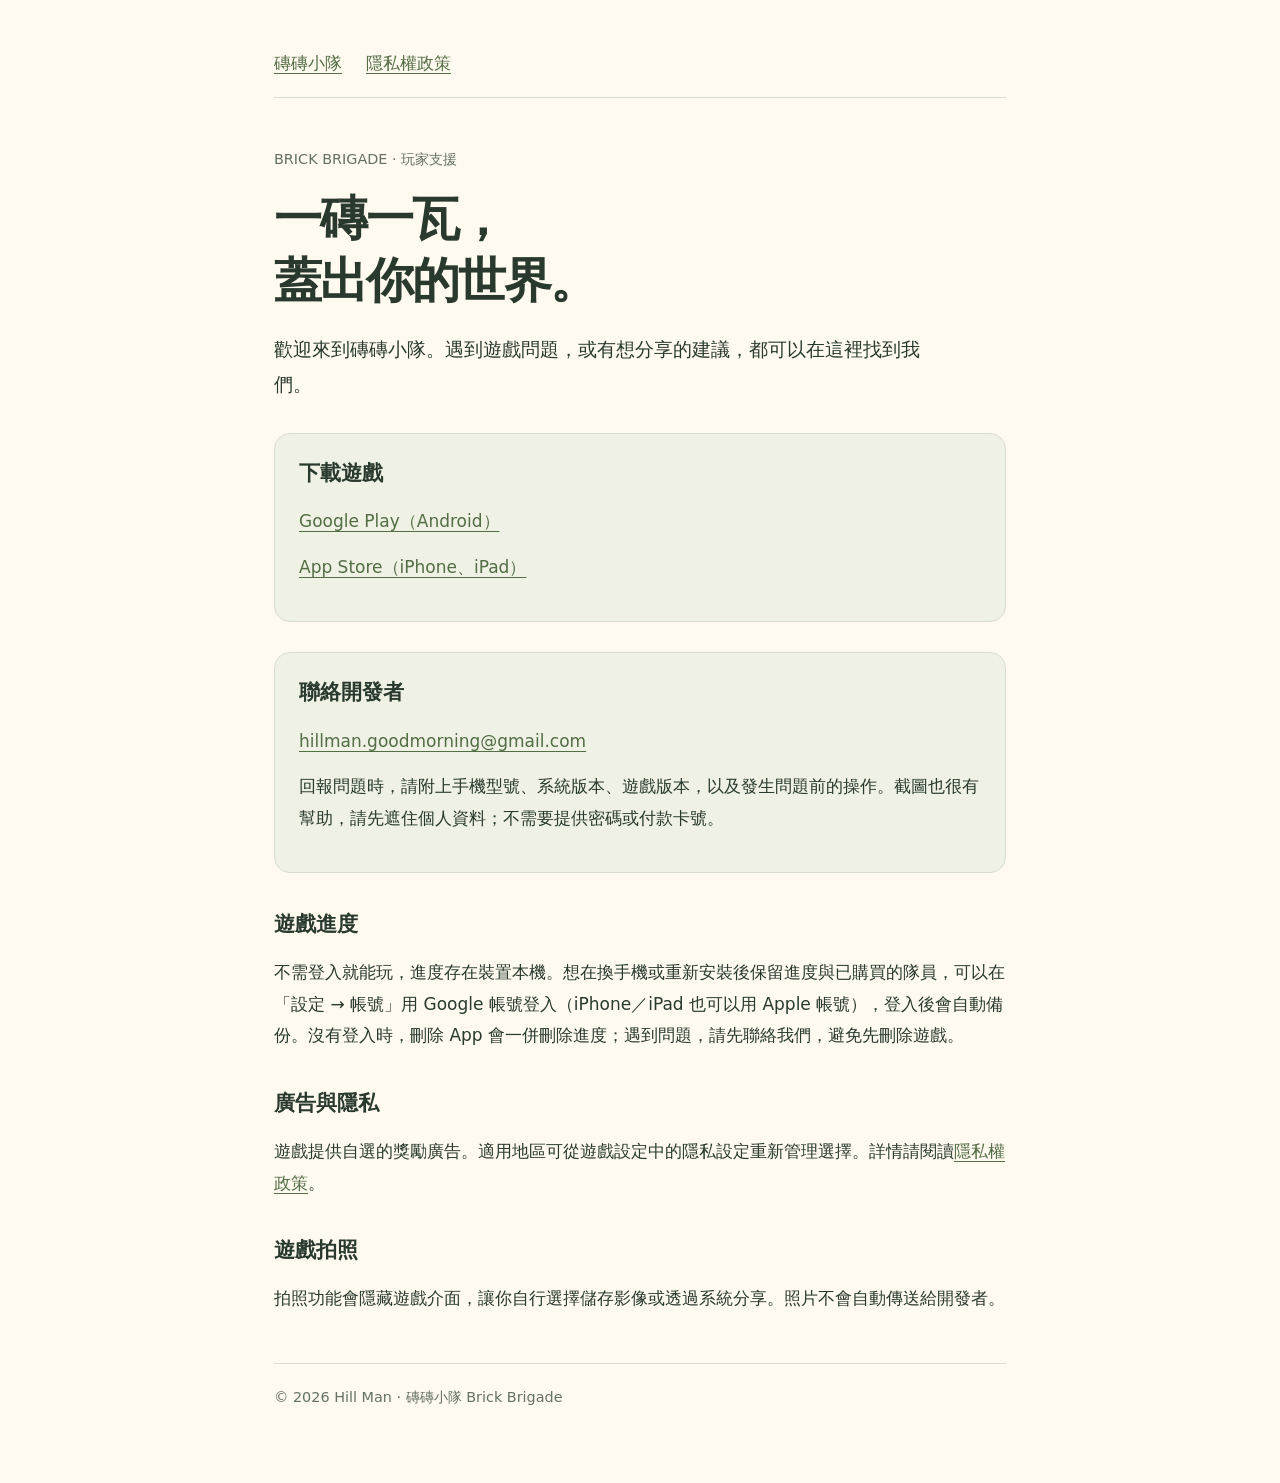
<file: index.html>
<!doctype html>
<html lang="zh-Hant"><head><meta charset="utf-8"><meta name="viewport" content="width=device-width,initial-scale=1"><meta name="description" content="磚磚小隊 Brick Brigade 官方支援與隱私權資訊。"><title>磚磚小隊 Brick Brigade｜支援</title><link rel="stylesheet" href="style.css"></head>
<body><main><nav aria-label="主要導覽"><a href="./" aria-current="page">磚磚小隊</a><a href="privacy/">隱私權政策</a></nav>
<p class="eyebrow">BRICK BRIGADE · 玩家支援</p><h1>一磚一瓦，<br>蓋出你的世界。</h1><p class="intro">歡迎來到磚磚小隊。遇到遊戲問題，或有想分享的建議，都可以在這裡找到我們。</p>
<section class="card"><h2>下載遊戲</h2><p><a href="https://play.google.com/store/apps/details?id=com.hillman.brickbrigade">Google Play（Android）</a></p><p><a href="https://apps.apple.com/app/id6824802183">App Store（iPhone、iPad）</a></p></section>
<section class="card"><h2>聯絡開發者</h2><p><a href="mailto:hillman.goodmorning@gmail.com">hillman.goodmorning@gmail.com</a></p><p>回報問題時，請附上手機型號、系統版本、遊戲版本，以及發生問題前的操作。截圖也很有幫助，請先遮住個人資料；不需要提供密碼或付款卡號。</p></section>
<h2>遊戲進度</h2><p>不需登入就能玩，進度存在裝置本機。想在換手機或重新安裝後保留進度與已購買的隊員，可以在「設定 → 帳號」用 Google 帳號登入（iPhone／iPad 也可以用 Apple 帳號），登入後會自動備份。沒有登入時，刪除 App 會一併刪除進度；遇到問題，請先聯絡我們，避免先刪除遊戲。</p>
<h2>廣告與隱私</h2><p>遊戲提供自選的獎勵廣告。適用地區可從遊戲設定中的隱私設定重新管理選擇。詳情請閱讀<a href="privacy/">隱私權政策</a>。</p>
<h2>遊戲拍照</h2><p>拍照功能會隱藏遊戲介面，讓你自行選擇儲存影像或透過系統分享。照片不會自動傳送給開發者。</p>
<footer>© 2026 Hill Man · 磚磚小隊 Brick Brigade</footer></main></body></html>
</file>
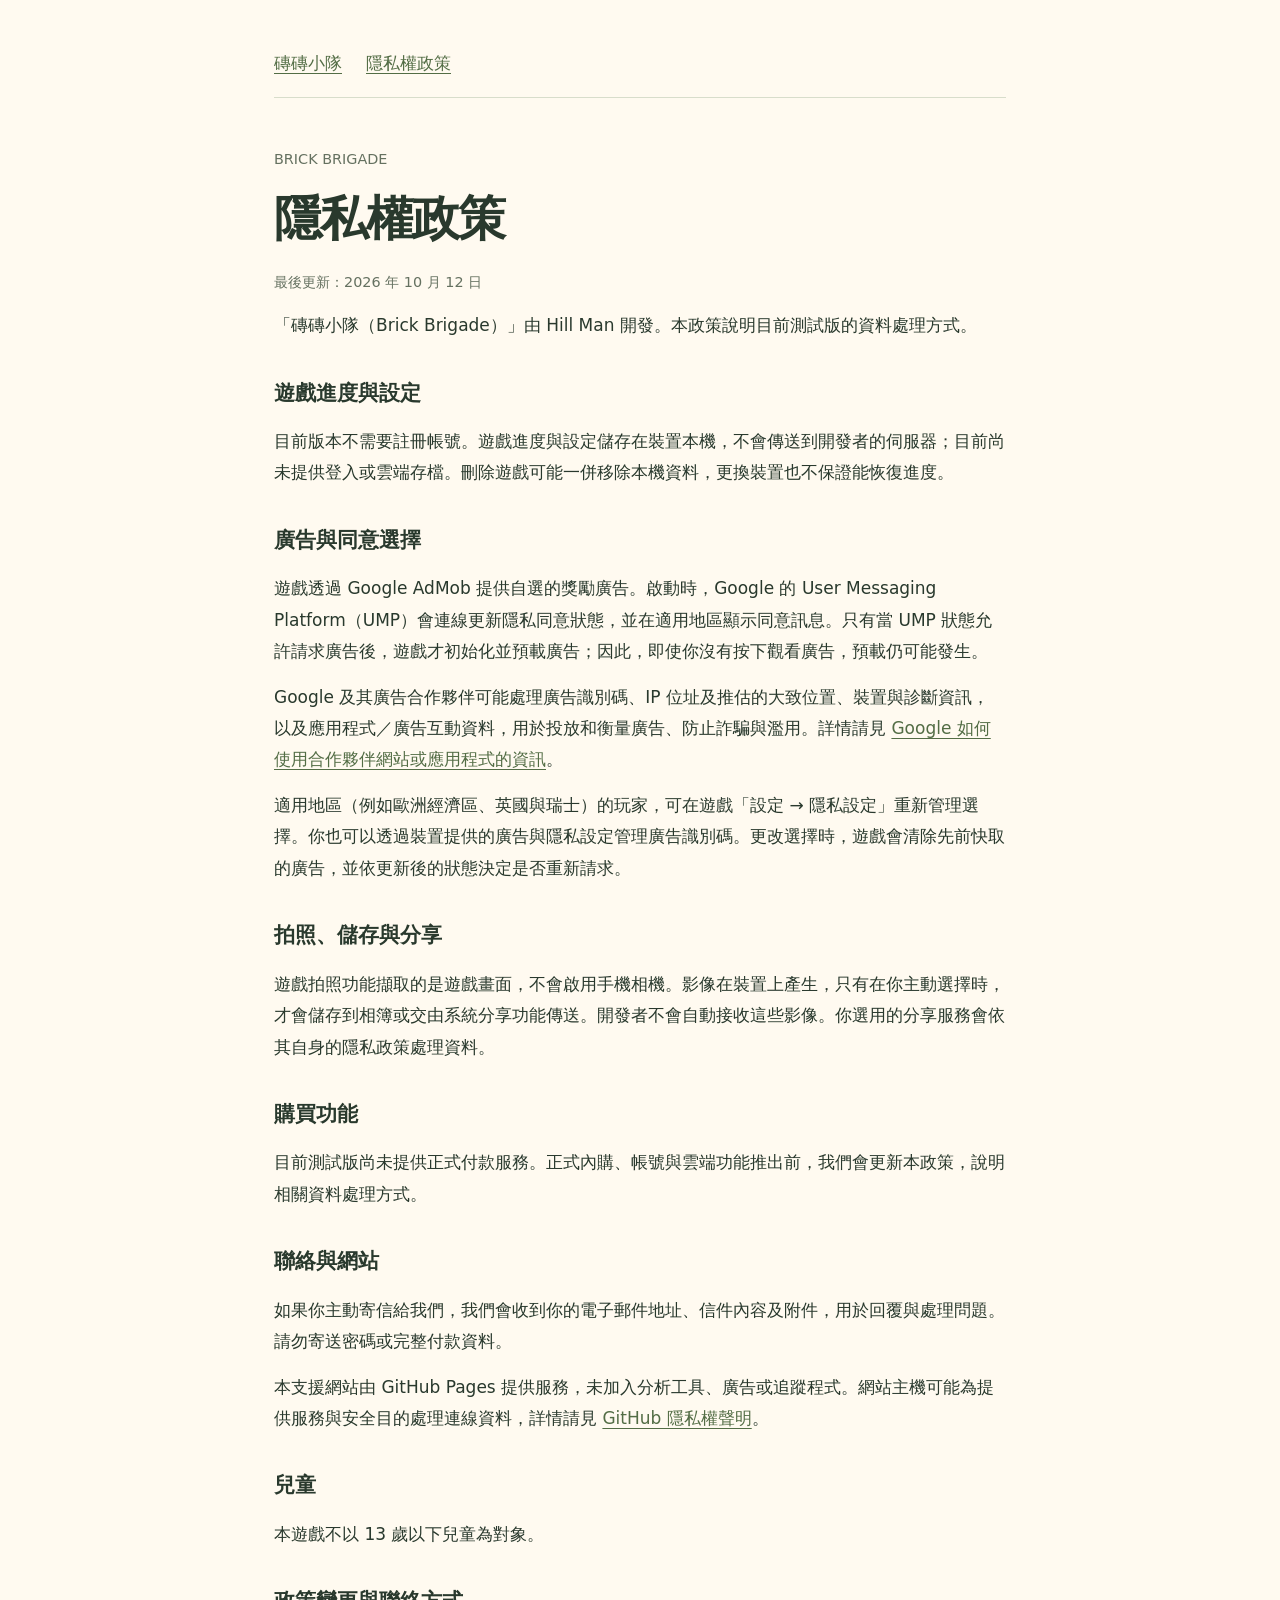
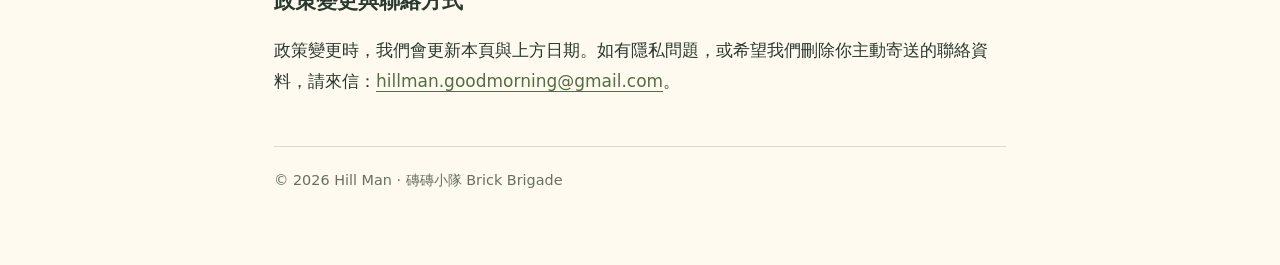
<file: privacy/index.html>
<!doctype html>
<html lang="zh-Hant"><head><meta charset="utf-8"><meta name="viewport" content="width=device-width,initial-scale=1"><meta name="description" content="磚磚小隊測試版的資料處理、獎勵廣告、隱私選擇與照片分享說明。"><title>隱私權政策｜磚磚小隊 Brick Brigade</title><link rel="stylesheet" href="../style.css"></head>
<body><main><nav aria-label="主要導覽"><a href="../">磚磚小隊</a><a href="./" aria-current="page">隱私權政策</a></nav>
<p class="eyebrow">BRICK BRIGADE</p><h1>隱私權政策</h1><p class="date">最後更新：2026 年 10 月 12 日</p><p>「磚磚小隊（Brick Brigade）」由 Hill Man 開發。本政策說明目前測試版的資料處理方式。</p>
<h2>遊戲進度與設定</h2><p>目前版本不需要註冊帳號。遊戲進度與設定儲存在裝置本機，不會傳送到開發者的伺服器；目前尚未提供登入或雲端存檔。刪除遊戲可能一併移除本機資料，更換裝置也不保證能恢復進度。</p>
<h2>廣告與同意選擇</h2><p>遊戲透過 Google AdMob 提供自選的獎勵廣告。啟動時，Google 的 User Messaging Platform（UMP）會連線更新隱私同意狀態，並在適用地區顯示同意訊息。只有當 UMP 狀態允許請求廣告後，遊戲才初始化並預載廣告；因此，即使你沒有按下觀看廣告，預載仍可能發生。</p><p>Google 及其廣告合作夥伴可能處理廣告識別碼、IP 位址及推估的大致位置、裝置與診斷資訊，以及應用程式／廣告互動資料，用於投放和衡量廣告、防止詐騙與濫用。詳情請見 <a href="https://policies.google.com/technologies/partner-sites">Google 如何使用合作夥伴網站或應用程式的資訊</a>。</p><p>適用地區（例如歐洲經濟區、英國與瑞士）的玩家，可在遊戲「設定 → 隱私設定」重新管理選擇。你也可以透過裝置提供的廣告與隱私設定管理廣告識別碼。更改選擇時，遊戲會清除先前快取的廣告，並依更新後的狀態決定是否重新請求。</p>
<h2>拍照、儲存與分享</h2><p>遊戲拍照功能擷取的是遊戲畫面，不會啟用手機相機。影像在裝置上產生，只有在你主動選擇時，才會儲存到相簿或交由系統分享功能傳送。開發者不會自動接收這些影像。你選用的分享服務會依其自身的隱私政策處理資料。</p>
<h2>購買功能</h2><p>目前測試版尚未提供正式付款服務。正式內購、帳號與雲端功能推出前，我們會更新本政策，說明相關資料處理方式。</p>
<h2>聯絡與網站</h2><p>如果你主動寄信給我們，我們會收到你的電子郵件地址、信件內容及附件，用於回覆與處理問題。請勿寄送密碼或完整付款資料。</p><p>本支援網站由 GitHub Pages 提供服務，未加入分析工具、廣告或追蹤程式。網站主機可能為提供服務與安全目的處理連線資料，詳情請見 <a href="https://docs.github.com/en/site-policy/privacy-policies/github-general-privacy-statement">GitHub 隱私權聲明</a>。</p>
<h2>兒童</h2><p>本遊戲不以 13 歲以下兒童為對象。</p>
<h2>政策變更與聯絡方式</h2><p>政策變更時，我們會更新本頁與上方日期。如有隱私問題，或希望我們刪除你主動寄送的聯絡資料，請來信：<a href="mailto:hillman.goodmorning@gmail.com">hillman.goodmorning@gmail.com</a>。</p>
<footer>© 2026 Hill Man · 磚磚小隊 Brick Brigade</footer></main></body></html>
</file>
<file: style.css>
:root{color-scheme:light;--paper:#fffaf0;--ink:#29392d;--accent:#536d45;--line:#d8ddcb}*{box-sizing:border-box}body{margin:0;background:var(--paper);color:var(--ink);font:17px/1.85 system-ui,-apple-system,'PingFang TC','Microsoft JhengHei',sans-serif}main{max-width:780px;margin:auto;padding:48px 24px 72px}nav{display:flex;gap:24px;flex-wrap:wrap;border-bottom:1px solid var(--line);padding-bottom:18px;margin-bottom:48px}a{color:var(--accent);text-underline-offset:4px;overflow-wrap:anywhere}a:hover{color:#233c22}h1{font-size:clamp(2rem,7vw,3rem);line-height:1.3;letter-spacing:-.04em;margin:10px 0 20px}h2{font-size:1.3rem;line-height:1.5;margin-top:36px}p{margin:14px 0}.eyebrow,.date,footer{color:#657160;font-size:.9rem}.intro{font-size:1.2rem;max-width:34em}.card{background:#eef1e4;border:1px solid var(--line);border-radius:16px;padding:24px;margin:30px 0}.card h2{margin-top:0}footer{border-top:1px solid var(--line);margin-top:48px;padding-top:20px}li{margin:8px 0}:focus-visible{outline:3px solid #986f29;outline-offset:5px}@media(max-width:480px){main{padding:28px 20px 48px}nav{margin-bottom:32px}.card{padding:20px}}
</file>
